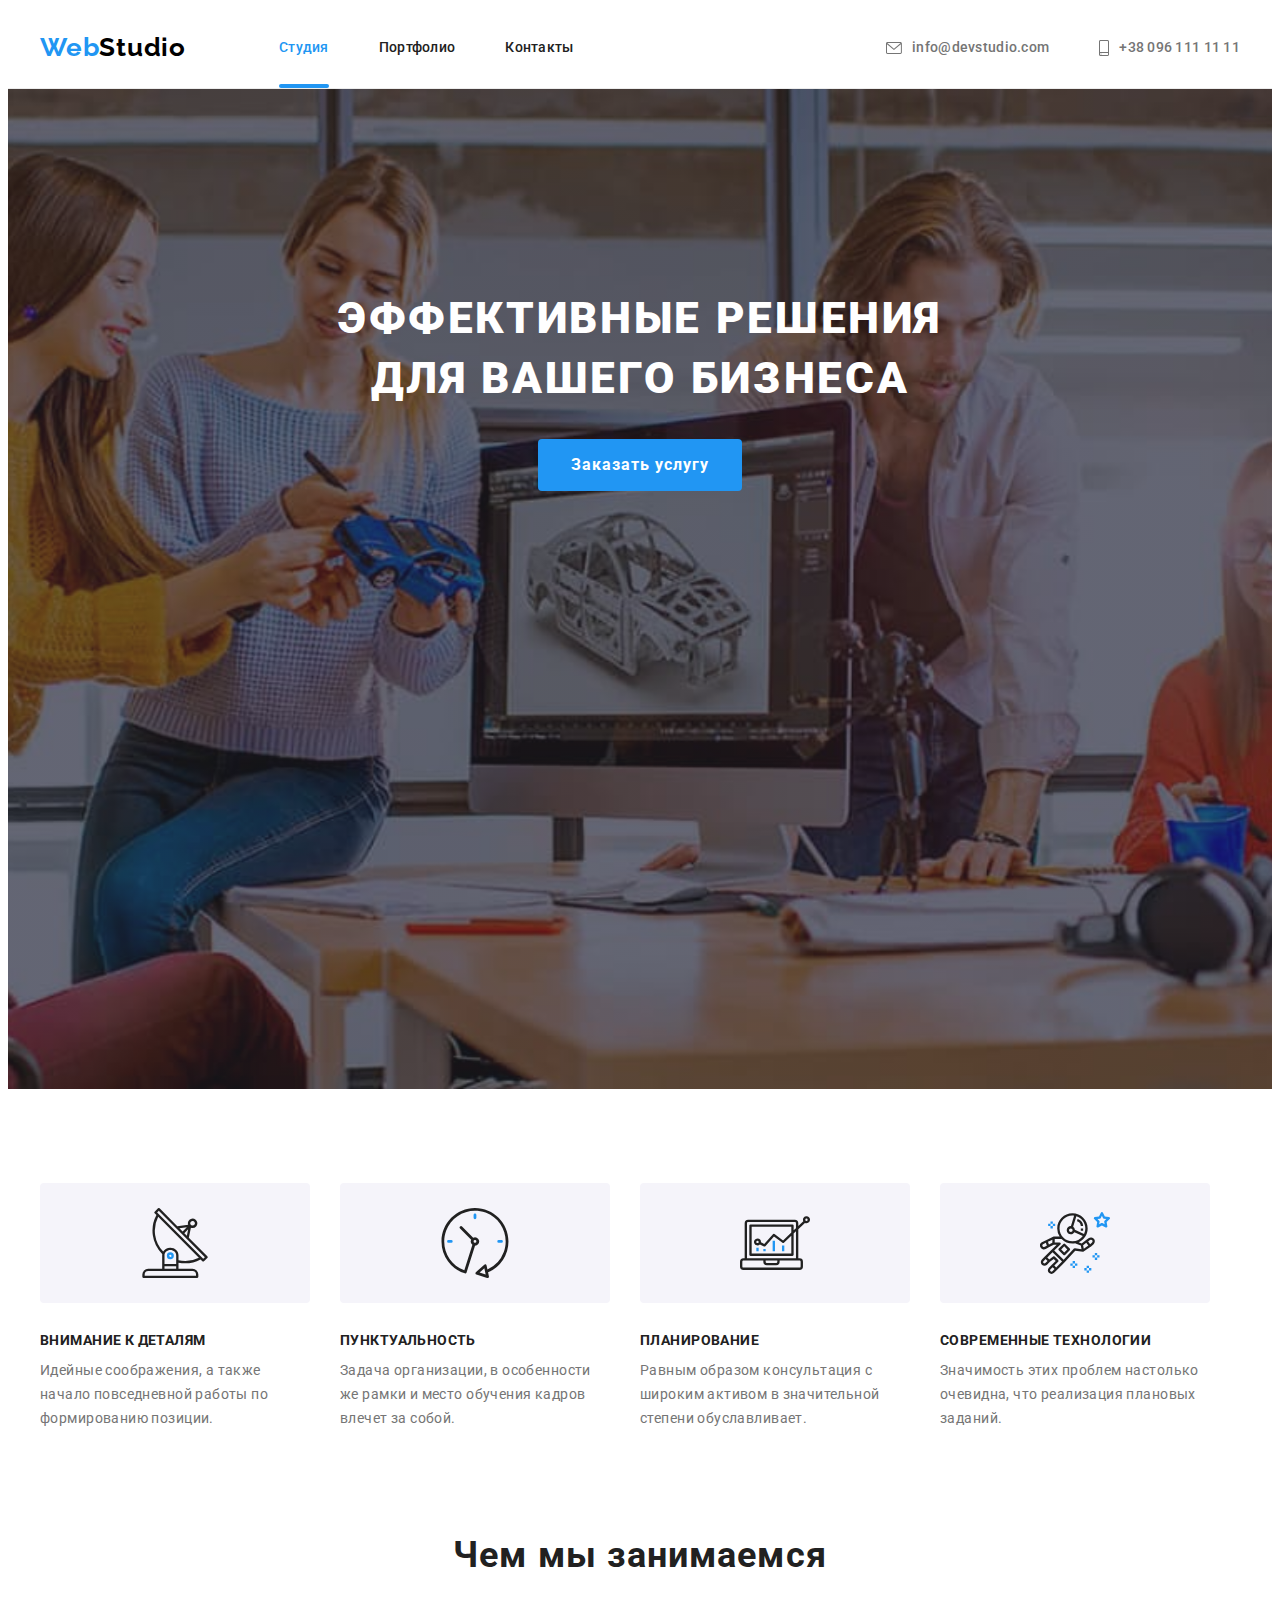
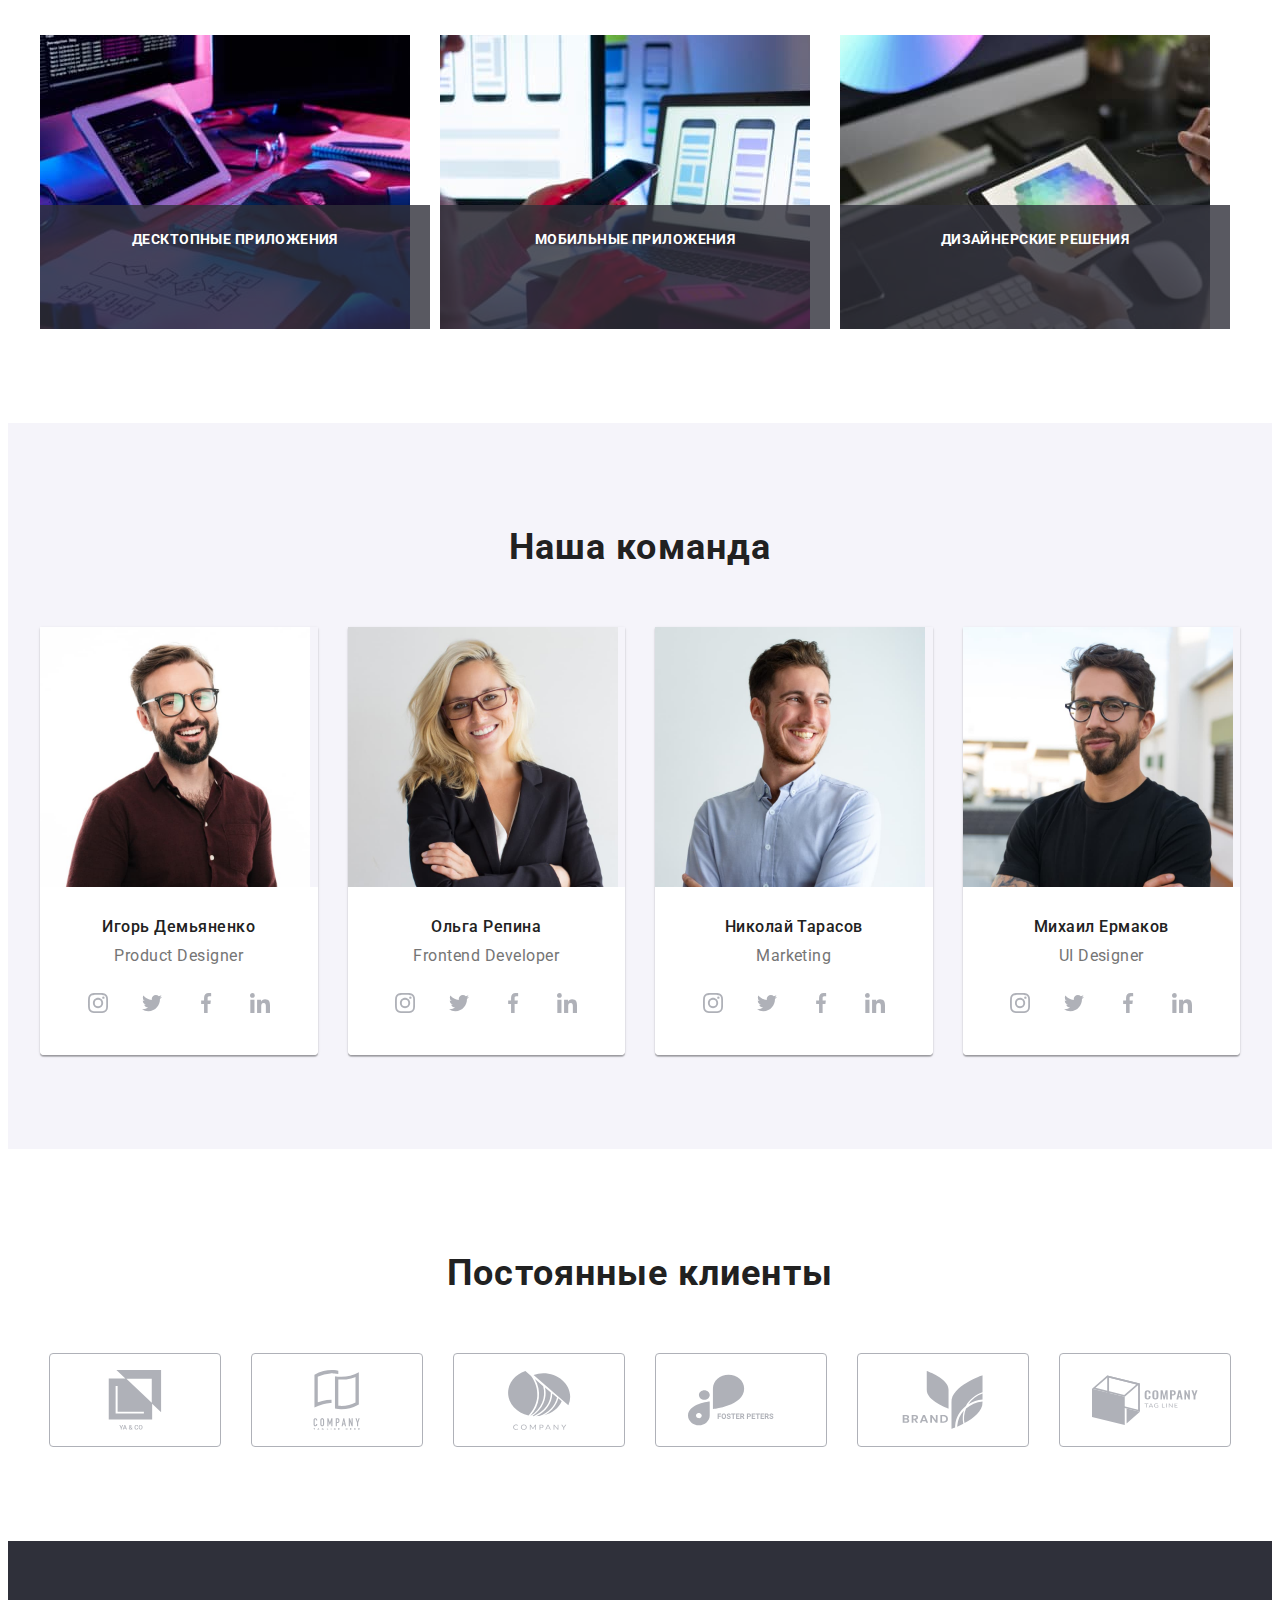
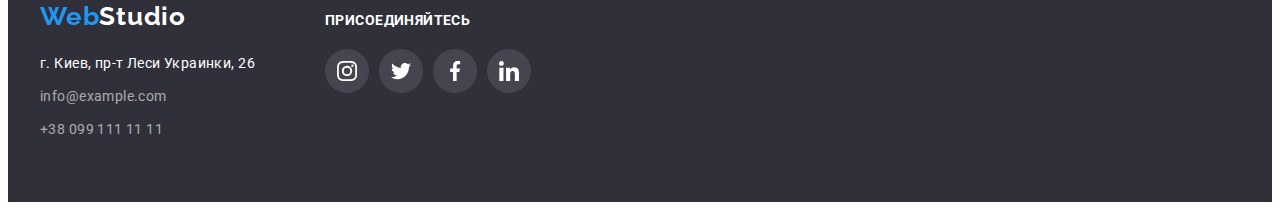
<file: index.html>
<!DOCTYPE html>

<html lang="ru">
    <head> 
        <meta charset="UTF-8"/>
        <meta http-equiv="X-UA-Compatible" content="IE=edge" />
        <meta name="viewport" content="width=device-width, initial-scale=1.0" />
        <title>Студия</title>
        <link rel="stylesheet" href="https://cdnjs.cloudflare.com/ajax/libs/modern-normalize/1.1.0/modern-normalize.min.css"
            integrity="sha512-wpPYUAdjBVSE4KJnH1VR1HeZfpl1ub8YT/NKx4PuQ5NmX2tKuGu6U/JRp5y+Y8XG2tV+wKQpNHVUX03MfMFn9Q=="
            crossorigin="anonymous" referrerpolicy="no-referrer" />

        <link rel="preconnect" href="https://fonts.googleapis.com"/>
        <link rel="preconnect" href="https://fonts.gstatic.com" crossorigin/>
        <link href="https://fonts.googleapis.com/css2?family=Raleway:wght@700&family=Roboto:wght@400;500;700;900&display=swap"
            rel="stylesheet"/>

        <link rel="stylesheet" href="./css/styles.css"/>
    </head>
   <body>
       <!--HEADER-->
       <header class="page-header">
        <div class="container header-container">
            <nav class="site-nav">
                <a class="header-logo link" href="./index.html"><span class="accent">Web</span>Studio</a>
                <ul class="nav-list list">
                    <li class="nav-list-item">
                        <a class="nav-list-link link current" href="./index.html">Студия</a>
                    </li>
                    <li class="nav-list-item">
                        <a class="nav-list-link link" href="./portfolio.html">Портфолио</a>
                    </li>
                    <li class="nav-list-item">
                        <a class="nav-list-link link" href="">Контакты</a>
                    </li>
                </ul>
            </nav>
            <ul class="contacts-list list">
                <li class="contacts-list-item">
                    <a class="email link email-link" href="mailto:info@devstudio.com">
                        <svg class="email-img" width="16" height="12">
                        <use href="./images/icons.svg#envelope"></use></svg> 
                    info@devstudio.com</a>
                </li>
                <li class="contacts-list-item">
                    <a class="phone-number link phone-number-link" href="tel:+380961111111">
                        <svg class="phone-number-img" width="10" height="16">
                        <use href="./images/icons.svg#smartphone"></use></svg>
                    +38 096 111 11 11</a>
                </li>
            </ul>
        </div>
	   </header>
       <main>
           <!--HERO-->
           <section class="hero overlay">
               <div class="container">
                <h1 class="main-title">Эффективные решения для вашего бизнеса</h1>
                <button class="modal-btn" type="button" data-modal-open >Заказать услугу</button>
               </div>
           </section>
           <!--ADVANTAGES-->
           <section class="advantages section">
               <div class="container">
                <h2 class="visually-hidden">Особенности</h2>
                <ul class="advantages-list list">
                    <li class="advantages-list-item">
                        <div class="advantages-list-div">
                            <svg class="advantages-list-img" width="70" height="70">
                                <use href="./images/icons.svg#antenna"></use></svg>
                        </div>
                        <h3 class="advantages-list-title"> Внимание к деталям</h3>
                        <p class="advantages-list-description">Идейные соображения, а также начало повседневной работы по формированию
                            позиции.</p>
                    </li>
                    <li class="advantages-list-item">
                        <div class="advantages-list-div">
                            <svg class="advantages-list-img" width="70" height="70">
                                <use href="./images/icons.svg#clock"></use>
                            </svg>
                        </div>
                        <h3 class="advantages-list-title">Пунктуальность</h3>
                        <p class="advantages-list-description">Задача организации, в особенности же рамки и место обучения кадров влечет
                            за собой.</p>
                    </li>
                    <li class="advantages-list-item">
                        <div class="advantages-list-div">
                            <svg class="advantages-list-img" width="70" height="70">
                                <use href="./images/icons.svg#diagram"></use>
                            </svg>
                        </div>
                        <h3 class="advantages-list-title">Планирование</h3>
                        <p class="advantages-list-description">Равным образом консультация с широким активом в значительной степени
                            обуславливает.</p>
                    </li>
                    <li class="advantages-list-item">
                        <div class="advantages-list-div">
                            <svg class="advantages-list-img" width="70" height="70">
                                <use href="./images/icons.svg#astronaut"></use>
                            </svg>
                        </div>
                        <h3 class="advantages-list-title">Современные технологии</h3>
                        <p class="advantages-list-description">Значимость этих проблем настолько очевидна, что реализация плановых
                            заданий.</p>
                    </li>
                </ul>
               </div>      
           </section>
           <!--SERVICES-->
           <section class="services section">
               <div class="container">
                <h2 class="title">Чем мы занимаемся</h2>
                <ul class="services-list list">
                    <li class="services-list-item">
                        <div class="services-list-description">
                            <img class="services-list-img" src="./images/services/services-img-1.jpg" alt="печатает на клавиатуре"
                            width="370" height="294"/>
                            <h3 class="services-list-title">Десктопные приложения</h3>
                        </div>
                    </li>
                    <li class="services-list-item">
                        <div class="services-list-description">
                            <img class="services-list-img" src="./images/services/services-img-2.jpg" alt="держит мобильный" width="370"
                            height="294" />
                            <h3 class="services-list-title">Мобильные приложения</h3>
                        </div>
                    </li>
                    <li class="services-list-item">
                        <div class="services-list-description">
                            <img class="services-list-img" src="./images/services/services-img-3.jpg" alt="рисует на планшете" width="370"
                            height="294" />
                            <h3 class="services-list-title">Дизайнерские решения</h3>
                        </div>
                    </li>
                </ul>
               </div>
           </section>
           <!--OUR TEAM-->
           <section class="employees-section section">
               <div class="container">
                <h2 class="title">Наша команда</h2>
                <ul class="employees list">
                    <li class="employees-card">
                        <img class="employees-photo" src="./images/our-team/1-igor.jpg" alt="мужчина в очках улыбается" width="270"
                            height="260" />
                        <div class="employees-description">
                        <h3 class="employees-name">Игорь Демьяненко</h3>
                        <p class="employees-position" lang="en">Product Designer</p>
                        <ul class="social-list list">
                            <li class="social-list-item">
                                <a href="" class="social-list-link">
                                    <svg class="social-list-icon" width="20" height="20">
                                        <use href="./images/icons.svg#instagram"></use>
                                    </svg>
                                </a>
                            </li>
                            <li class="social-list-item">
                                <a href="" class="social-list-link">
                                    <svg class="social-list-icon" width="20" height="20">
                                        <use href="./images/icons.svg#twitter"></use>
                                    </svg>
                                </a>
                            </li>
                            <li class="social-list-item">
                                <a href="" class="social-list-link">
                                    <svg class="social-list-icon" width="20" height="20">
                                        <use href="./images/icons.svg#facebook"></use>
                                    </svg>
                                </a>
                            </li>
                            <li class="social-list-item">
                                <a href="" class="social-list-link">
                                    <svg class="social-list-icon" width="20" height="20">
                                        <use href="./images/icons.svg#linkedin"></use>
                                    </svg>
                                </a>
                            </li>
                        </ul>
                        </div>
                    </li>
                    <li class="employees-card">
                        <img class="employees-photo" src="./images/our-team/2-olga.jpg" alt="девушка в очках улыбается" width="270"
                            height="260" />
                        <div class="employees-description">
                        <h3 class="employees-name">Ольга Репина</h3>
                        <p class="employees-position" lang="en">Frontend Developer</p>
                        <ul class="social-list list">
                            <li class="social-list-item">
                                <a href="" class="social-list-link">
                                    <svg class="social-list-icon" width="20" height="20">
                                        <use href="./images/icons.svg#instagram"></use>
                                    </svg>
                                </a>
                            </li>
                            <li class="social-list-item">
                                <a href="" class="social-list-link">
                                    <svg class="social-list-icon" width="20" height="20">
                                        <use href="./images/icons.svg#twitter"></use>
                                    </svg>
                                </a>
                            </li>
                            <li class="social-list-item">
                                <a href="" class="social-list-link">
                                    <svg class="social-list-icon" width="20" height="20">
                                        <use href="./images/icons.svg#facebook"></use>
                                    </svg>
                                </a>
                            </li>
                            <li class="social-list-item">
                                <a href="" class="social-list-link">
                                    <svg class="social-list-icon" width="20" height="20">
                                        <use href="./images/icons.svg#linkedin"></use>
                                    </svg>
                                </a>
                            </li>
                        </ul>
                        </div>
                    </li>
                    <li class="employees-card">
                        <img class="employees-photo" src="./images/our-team/3-nikolay.jpg" alt="мужчина улыбается" width="270"
                            height="260" />
                        <div class="employees-description">
                        <h3 class="employees-name">Николай Тарасов</h3>
                        <p class="employees-position" lang="en">Marketing</p>
                                                <ul class="social-list list">
                            <li class="social-list-item">
                                <a href="" class="social-list-link">
                                    <svg class="social-list-icon" width="20" height="20">
                                        <use href="./images/icons.svg#instagram"></use>
                                    </svg>
                                </a>
                            </li>
                            <li class="social-list-item">
                                <a href="" class="social-list-link">
                                    <svg class="social-list-icon" width="20" height="20">
                                        <use href="./images/icons.svg#twitter"></use>
                                    </svg>
                                </a>
                            </li>
                            <li class="social-list-item">
                                <a href="" class="social-list-link">
                                    <svg class="social-list-icon" width="20" height="20">
                                        <use href="./images/icons.svg#facebook"></use>
                                    </svg>
                                </a>
                            </li>
                            <li class="social-list-item">
                                <a href="" class="social-list-link">
                                    <svg class="social-list-icon" width="20" height="20">
                                        <use href="./images/icons.svg#linkedin"></use>
                                    </svg>
                                </a>
                            </li>
                        </ul>
                        </div>
                    </li>
                    <li class="employees-card">
                        <img class="employees-photo" src="./images/our-team/4-mikhail.jpg" alt="мужчина в очках улыбается" width="270"
                            height="260" />
                        <div class="employees-description">
                        <h3 class="employees-name">Михаил Ермаков</h3>
                        <p class="employees-position" lang="en">UI Designer</p>
                        <ul class="social-list list">
                            <li class="social-list-item">
                                <a href="" class="social-list-link">
                                    <svg class="social-list-icon" width="20" height="20">
                                        <use href="./images/icons.svg#instagram"></use>
                                    </svg>
                                </a>
                            </li>
                            <li class="social-list-item">
                                <a href="" class="social-list-link">
                                    <svg class="social-list-icon" width="20" height="20">
                                        <use href="./images/icons.svg#twitter"></use>
                                    </svg>
                                </a>
                            </li>
                            <li class="social-list-item">
                                <a href="" class="social-list-link">
                                    <svg class="social-list-icon" width="20" height="20">
                                        <use href="./images/icons.svg#facebook"></use>
                                    </svg>
                                </a>
                            </li>
                            <li class="social-list-item">
                                <a href="" class="social-list-link">
                                    <svg class="social-list-icon" width="20" height="20">
                                        <use href="./images/icons.svg#linkedin"></use>
                                    </svg>
                                </a>
                            </li>
                        </ul>
                        </div>
                    </li>
                </ul>
               </div>
           </section>
           <!--OUR CLIENTS-->
           <section class="clients section">
               <div class="container">
                <h2 class="title">Постоянные клиенты</h2>
                <ul class="clients-list list">
                    <li class="clients-list-item">
                        <a href="" class="clients-list-link"><svg class="clients-list-img" width="106" height="60">
                            <use href="./images/icons.svg#client-1"></use>
                        </svg>
                        </a>
                    </li>
                    <li class="clients-list-item">
                        <a href="" class="clients-list-link"><svg class="clients-list-img" width="106" height="60">
                            <use href="./images/icons.svg#client-2"></use>
                        </svg>
                        </a>
                    </li>
                    <li class="clients-list-item">
                        <a href="" class="clients-list-link"><svg class="clients-list-img" width="106" height="60">
                            <use href="./images/icons.svg#client-3"></use>
                        </svg>
                        </a>
                    </li>
                    <li class="clients-list-item">
                        <a href="" class="clients-list-link"><svg class="clients-list-img" width="106" height="60">
                            <use href="./images/icons.svg#client-4"></use>
                        </svg>
                        </a>
                    </li>
                    <li class="clients-list-item">
                        <a href="" class="clients-list-link"><svg class="clients-list-img" width="106" height="60">
                            <use href="./images/icons.svg#client-5"></use>
                        </svg>
                        </a>
                    </li>
                    <li class="clients-list-item">
                       <a href="" class="clients-list-link"> <svg class="clients-list-img" width="106" height="60">
                            <use href="./images/icons.svg#client-6"></use>
                        </svg>
                        </a>
                    </li>
                </ul>
               </div>
           </section>
       </main>
       <footer class="footer">
           <div class="container footer-container">
               <div class="footer-container-left">
                <a class="footer-logo link" href="./index.html"><span class="accent">Web</span>Studio</a>
                <address>
                    <ul class="footer-contacts-list list">
                        <li class="footer-contacts-list-item">
                            <a class="address-link link" href="https://goo.gl/maps/RTk6qTBhX3mVBBe47" target="_blank"
                                rel="noopener noreferrer">г. Киев, пр-т
                                Леси Украинки, 26</a>
                        </li>
                        <li class="footer-contacts-list-item">
                            <a class="contacts-list-link link" href="mailto:info@example.com">info@example.com</a>
                        </li>
                        <li class="footer-contacts-list-item">
                            <a class="contacts-list-link link" href="tel:+380991111111">+38 099 111 11 11</a>
                        </li>
                    </ul>
                </address>
               </div>
               <div class="footer-container-right">
                <p class="action-text">ПРИСОЕДИНЯЙТЕСЬ</p>
                        <ul class="footer-social-list list">
                            <li class="footer-social-list-item">
                                <a href="" class="footer-social-list-link">
                                    <svg class="footer-social-list-icon" width="20" height="20">
                                        <use href="./images/icons.svg#instagram"></use>
                                    </svg>
                                </a>
                            </li>
                            <li class="footer-social-list-item">
                                <a href="" class="footer-social-list-link">
                                    <svg class="footer-social-list-icon" width="20" height="20">
                                        <use href="./images/icons.svg#twitter"></use>
                                    </svg>
                                </a>
                            </li>
                            <li class="footer-social-list-item">
                                <a href="" class="footer-social-list-link">
                                    <svg class="footer-social-list-icon" width="20" height="20">
                                        <use href="./images/icons.svg#facebook"></use>
                                    </svg>
                                </a>
                            </li>
                            <li class="footer-social-list-item">
                                <a href="" class="footer-social-list-link">
                                    <svg class="footer-social-list-icon" width="20" height="20">
                                        <use href="./images/icons.svg#linkedin"></use>
                                    </svg>
                                </a>
                            </li>
                        </ul>               
                </div>

           </div>
	   </footer>
        <div class="backdrop is-hidden" data-modal>
            <div class="modal">
                <button type="button" class="modal-close-btn" data-modal-close>
                    <svg class="modal-close-btn-icon" width="18" height="18">
                        <use href="./images/icons.svg#icon-close"></use>
                    </svg>
                </button>
            </div>
        </div>
        
        <script src="./js/modal.js"></script>
   </body>
</html>
</file>
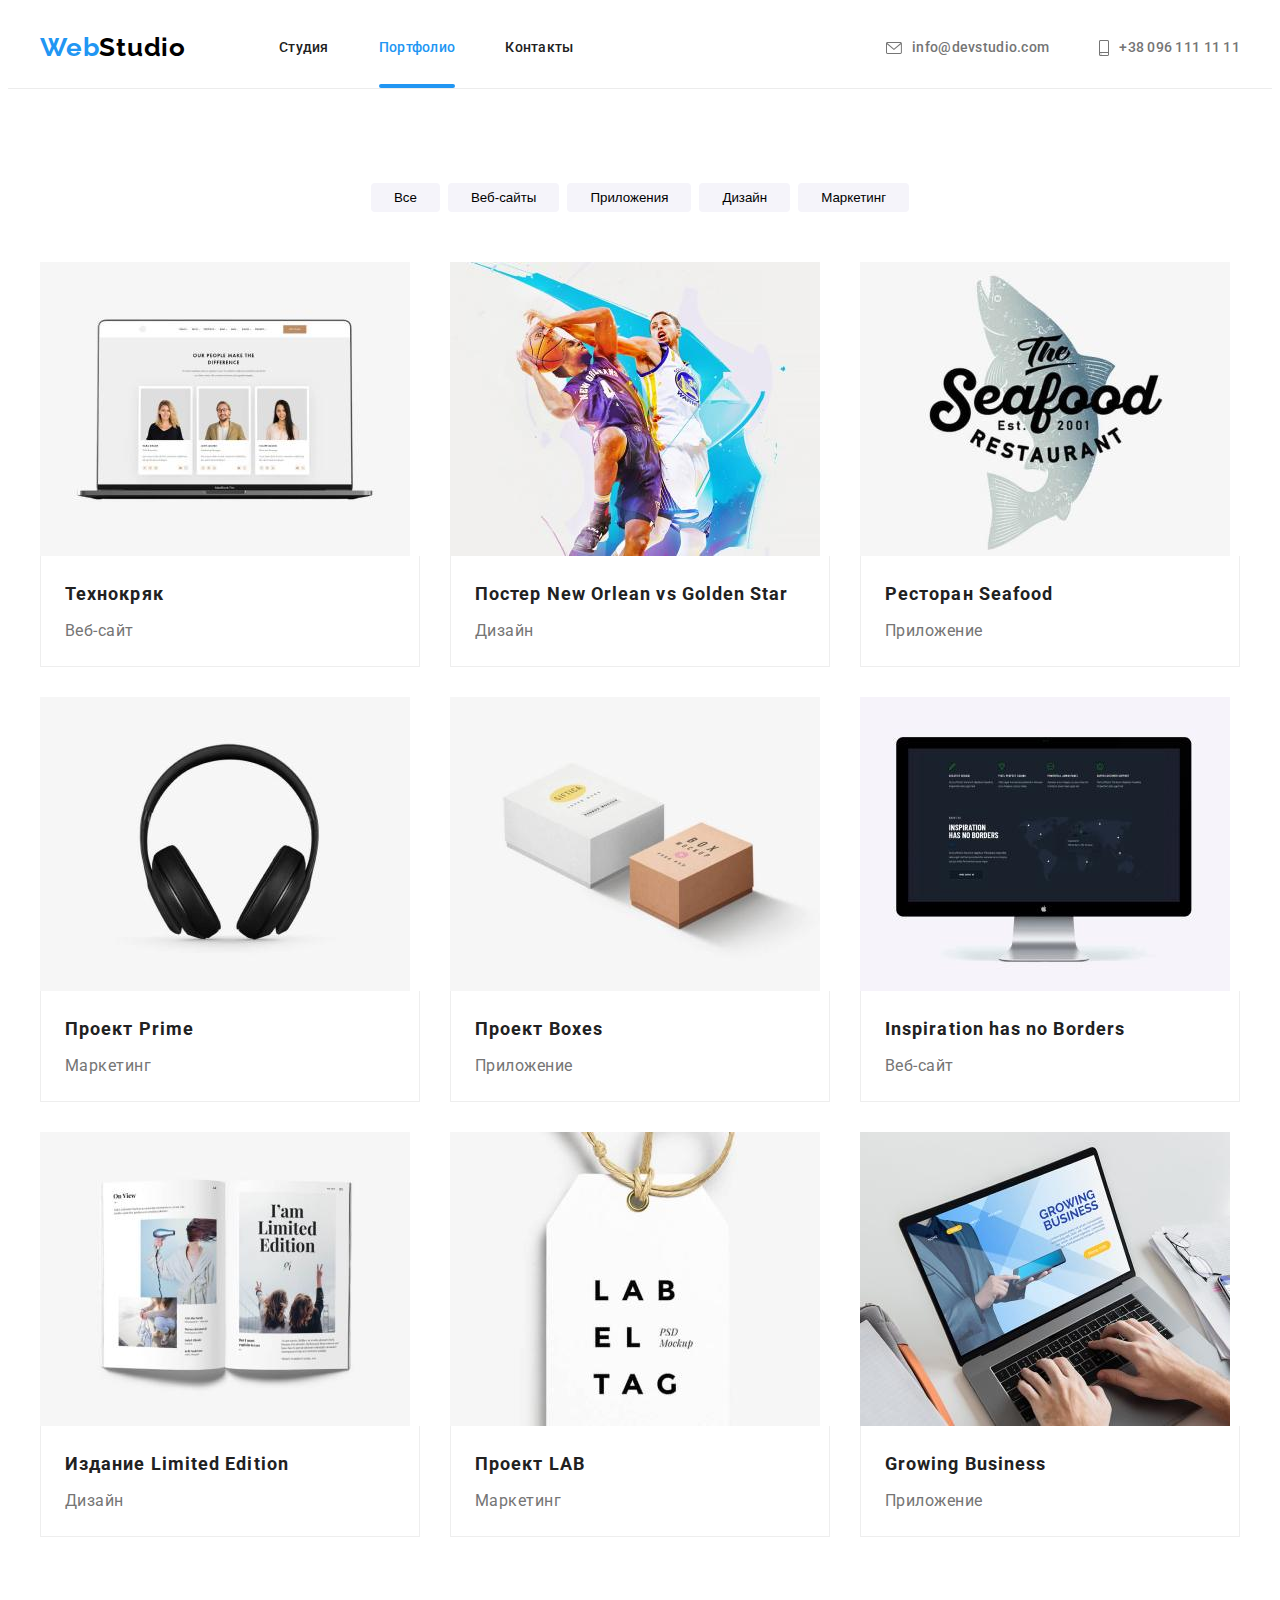
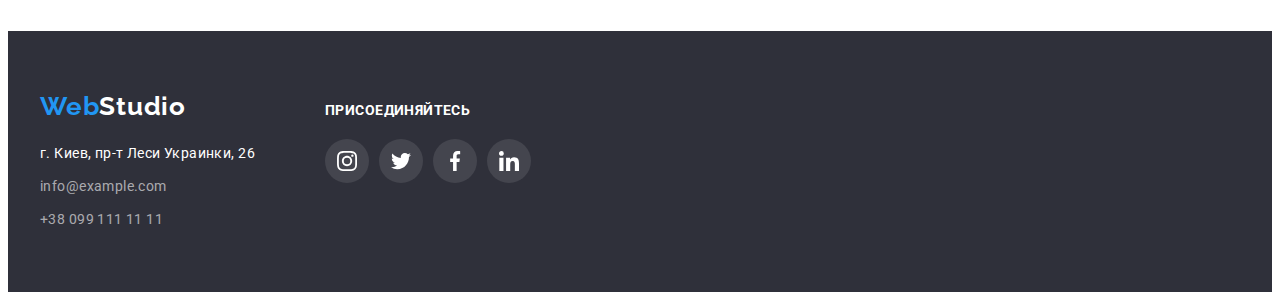
<file: portfolio.html>
<!DOCTYPE html>
<html lang="ru">
	<head>
		<meta charset="UTF-8" />
		<meta http-equiv="X-UA-Compatible" content="IE=edge" />
		<meta name="viewport" content="width=device-width, initial-scale=1.0" />
		<title>Студия</title>

		<link rel="stylesheet" href="https://cdnjs.cloudflare.com/ajax/libs/modern-normalize/1.1.0/modern-normalize.min.css"
			integrity="sha512-wpPYUAdjBVSE4KJnH1VR1HeZfpl1ub8YT/NKx4PuQ5NmX2tKuGu6U/JRp5y+Y8XG2tV+wKQpNHVUX03MfMFn9Q=="
			crossorigin="anonymous" referrerpolicy="no-referrer" />

		<link rel="preconnect" href="https://fonts.googleapis.com">
		<link rel="preconnect" href="https://fonts.gstatic.com" crossorigin>
		<link
			href="https://fonts.googleapis.com/css2?family=Raleway:wght@700&family=Roboto:wght@400;500;700;900&display=swap"
			rel="stylesheet">

		<link rel="stylesheet" href="./css/styles.css">
	</head>
<body>
	<!--HEADER-->
	<header class="page-header">
		<div class="container header-container">
			<nav class="site-nav">
				<a class="header-logo link" href="./index.html"><span class="accent">Web</span>Studio</a>
				<ul class="nav-list list">
					<li class="nav-list-item">
						<a class="nav-list-link link" href="./index.html">Студия</a>
					</li>
					<li class="nav-list-item">
						<a class="nav-list-link link current" href="./portfolio.html">Портфолио</a>
					</li>
					<li class="nav-list-item">
						<a class="nav-list-link link" href="">Контакты</a>
					</li>
				</ul>
			</nav>
			<ul class="contacts-list list">
				<li class="contacts-list-item">
					<a class="email link email-link" href="mailto:info@devstudio.com">
						<svg class="email-img" width="16" height="12">
							<use href="./images/icons.svg#envelope"></use>
						</svg>
						info@devstudio.com</a>
				</li>
				<li class="contacts-list-item">
					<a class="phone-number link phone-number-link" href="tel:+380961111111">
						<svg class="phone-number-img" width="10" height="16">
							<use href="./images/icons.svg#smartphone"></use>
						</svg>
						+38 096 111 11 11</a>
				</li>
			</ul>
		</div>
	</header>
	<main>
		<!--OUR-WORKS-->
		<section class="our-works section">
			<div class="container">
				<h1 class="visually-hidden">Наши работы</h1>
				<ul class="works-types-list list">
					<li class="works-types-item"><button class="works-types-btn" type="button">Все</button></li>
					<li class="works-types-item"><button class="works-types-btn" type="button">Веб-сайты</button></li>
					<li class="works-types-item"><button class="works-types-btn" type="button">Приложения</button></li>
					<li class="works-types-item"><button class="works-types-btn" type="button">Дизайн</button></li>
					<li class="works-types-item"><button class="works-types-btn" type="button">Маркетинг</button></li>
				</ul>
				<ul class="works-list list">
					<li class="works-list-item">
						<a class="works-list-link link" href="">
							<div class="works-list-wrapper">
								<img class="works-list-img" src="./images/portfolio/portfolio-img-1.jpg" alt="фото людей на экране ноутбука"
								width="370" height="294" />
								<div class="works-list-overlay">
								<p class="works-list-text">Ресурс предлагает комплексные предложения с разным уровнем функционала и сервисов. Все это позволит посетителю получить
								исчерпывающие сведения о компании или частном лице.</p>
								</div>
							</div>
							<div class="works-list-desciption">
								<h2 class="works-list-title"> Технокряк</h2>
								<p class="works-list-type">Веб-сайт</p>
							</div>
						</a>
					</li>
					<li class="works-list-item">
						<a class="works-list-link link" href="">
							<img class="works-list-img" src="./images/portfolio/portfolio-img-2.jpg" alt="баскетболисты играют"
								width="370" height="294" />
							<div class="works-list-desciption">
								<h2 class="works-list-title">Постер<span lang="en"> New Orlean vs Golden Star</span></h2>
								<p class="works-list-type">Дизайн</p>
							</div>
						</a>
					</li>
					<li class="works-list-item">
						<a class="works-list-link link" href="">
							<img class="works-list-img" src="./images/portfolio/portfolio-img-3.jpg" alt="рыба и надпись" width="370"
								height="294" />
							<div class="works-list-desciption">
								<h2 class="works-list-title">Ресторан<span lang="en"> Seafood</span></h2>
								<p class="works-list-type">Приложение</p>
							</div>
						</a>
					</li>
					<li class="works-list-item">
						<a class="works-list-link link" href="">
							<img class="works-list-img" src="./images/portfolio/portfolio-img-4.jpg" alt="наушники" width="370"
								height="294" />
							<div class="works-list-desciption">
								<h2 class="works-list-title">Проект<span lang="en"> Prime</span></h2>
								<p class="works-list-type">Маркетинг</p>
							</div>
						</a>
					<li class="works-list-item">
						<a class="works-list-link link" href="">
							<img class="works-list-img" src="./images/portfolio/portfolio-img-5.jpg" alt="две коробки" width="370"
								height="294" />
							<div class="works-list-desciption">
								<h2 class="works-list-title">Проект<span lang="en"> Boxes</span></h2>
								<p class="works-list-type">Приложение</p>
							</div>
						</a>
					</li>
					<li class="works-list-item">
						<a class="works-list-link link" href="">
							<img class="works-list-img" src="./images/portfolio/portfolio-img-6.jpg" alt="экран компьютера" width="370"
								height="294" />
							<div class="works-list-desciption">
								<h2 class="works-list-title" lang="en">Inspiration has no Borders</h2>
								<p class="works-list-type">Веб-сайт</p>
							</div>
						</a>
					</li>
					<li class="works-list-item">
						<a class="works-list-link link" href="">
							<img class="works-list-img" src="./images/portfolio/portfolio-img-7.jpg" alt="разворот журнала" width="370"
								height="294" />
							<div class="works-list-desciption">
								<h2 class="works-list-title">Издание<span lang="en"> Limited Edition</span></h2>
								<p class="works-list-type">Дизайн</p>
							</div>
						</a>
					</li>
					<li class="works-list-item">
						<a class="works-list-link link" href="">
							<img class="works-list-img" src="./images/portfolio/portfolio-img-8.jpg" alt="бирка" width="370"
								height="294" />
							<div class="works-list-desciption">
								<h2 class="works-list-title">Проект<span lang="en"> LAB</span></h2>
								<p class="works-list-type">Маркетинг</p>
							</div>
						</a>
					</li>
					<li class="works-list-item">
						<a class="works-list-link link" href="">
							<img class="works-list-img" src="./images/portfolio/portfolio-img-9.jpg" alt="печатает на ноутбуке"
								width="370" height="294" />
							<div class="works-list-desciption">
								<h2 class="works-list-title" lang="en">Growing Business</h2>
								<p class="works-list-type">Приложение</p>
							</div>
						</a>
					</li>
				</ul>
			</div>
		</section>
	</main>
	<footer class="footer">
		<div class="container footer-container">
			<div class="footer-container-left">
				<a class="footer-logo link" href="./index.html"><span class="accent">Web</span>Studio</a>
				<address>
					<ul class="footer-contacts-list list">
						<li class="footer-contacts-list-item">
							<a class="address-link link" href="https://goo.gl/maps/RTk6qTBhX3mVBBe47" target="_blank"
								rel="noopener noreferrer">г. Киев, пр-т
								Леси Украинки, 26</a>
						</li>
						<li class="footer-contacts-list-item">
							<a class="contacts-list-link link" href="mailto:info@example.com">info@example.com</a>
						</li>
						<li class="footer-contacts-list-item">
							<a class="contacts-list-link link" href="tel:+380991111111">+38 099 111 11 11</a>
						</li>
					</ul>
				</address>
			</div>
			<div class="footer-container-right">
				<p class="action-text">ПРИСОЕДИНЯЙТЕСЬ</p>
				<ul class="footer-social-list list">
					<li class="footer-social-list-item">
						<a href="" class="footer-social-list-link">
							<svg class="footer-social-list-icon" width="20" height="20">
								<use href="./images/icons.svg#instagram"></use>
							</svg>
						</a>
					</li>
					<li class="footer-social-list-item">
						<a href="" class="footer-social-list-link">
							<svg class="footer-social-list-icon" width="20" height="20">
								<use href="./images/icons.svg#twitter"></use>
							</svg>
						</a>
					</li>
					<li class="footer-social-list-item">
						<a href="" class="footer-social-list-link">
							<svg class="footer-social-list-icon" width="20" height="20">
								<use href="./images/icons.svg#facebook"></use>
							</svg>
						</a>
					</li>
					<li class="footer-social-list-item">
						<a href="" class="footer-social-list-link">
							<svg class="footer-social-list-icon" width="20" height="20">
								<use href="./images/icons.svg#linkedin"></use>
							</svg>
						</a>
					</li>
				</ul>
			</div>
	
		</div>
	</footer>
</body>
</html>
</file>
<file: css/styles.css>
:root {
	--primary-font-family: 'Roboto', Verdana, Tahoma,sans-serif;
	--secondary-font-family: 'Raleway', Verdana, Tahoma, sans-serif;
	--primary-text-color: #757575;
	--secondary-text-color: #212121;
	--primary-white-color: #FFFFFF;
	--accent-color: #2196F3;
	--icon-color: #AFB1B8;
	--secondary-background-color: #F5F4FA;
	
}

h1,
h2,
h3,
h4,
h5,
h6,
p {
	margin-top: 0;
	margin-bottom: 0;
}

ul {
	margin-top: 0;
	margin-bottom: 0;
	padding-left: 0;
}

img {
	display: block;
}

.link {
	text-decoration: none;
}

.list {
	list-style: none;
}

body {
	font-family: var(--primary-font-family);
	color: var(--primary-text-color);
}

.container {
	width: 1200px;
	padding-left: 15px;
	padding-right: 15px;
	margin-left: auto;
	margin-right: auto;
	/* outline: 2px solid teal; */
	}

.section {
	padding-top: 94px;
	padding-bottom: 94px;
	/* outline: 2px solid tomato; */
}

/* =============== COMPONENTS =============== */

.title {
	margin-bottom: 50px;

	font-weight: 700;
	font-size: 36px;
	line-height: 1.67;
	text-align: center;		
	letter-spacing: 0.03em;
	color: var(--secondary-text-color);
}


/* =============== HEADER =============== */
.page-header {
		border-bottom-width: 1px;
		border-bottom-style: solid;
		border-bottom-color:#ECECEC;
		'/* outline: 2px solid tomato; */'
}

.header-container {
		display: flex;
		align-items: center;
}

.site-nav {
		display: flex;
		align-items: center;
	}

.nav-list-link{
	display: block;
	padding-top: 32px;
	padding-bottom: 32px;
}

.header-logo {
	padding-top: 24px;
	padding-bottom: 25px;
	margin-right: 93px;
	font-family: var(--secondary-font-family);
	font-weight: 700;
	font-size: 26px;
	line-height: 1.19;
	letter-spacing: 0.03em;
	color: #000000;
}

.nav-list {
	display: flex;
	align-items: center;
}

.nav-list-item:not(:last-child) {
	margin-right: 50px;
}

.contacts-list {
	display: flex;
	align-items: center;
	margin-left: auto;
}

.accent {
	color: var(--accent-color)
}

.nav-list-link {
	position: relative;

	font-weight: 500;
	font-size: 14px;
	line-height: 1.14;
	letter-spacing: 0.02em;
	color: var(--secondary-text-color);
	transition: color 250ms cubic-bezier(0.4, 0, 0.2, 1);
}
.nav-list-link:hover, 
.nav-list-link:focus {
	color: var(--accent-color);
}

.nav-list-link.current::after{
	content: "";

	position: absolute;
	left: 0;
	bottom: 0;
	display: block;
	width: 100%;
	height: 4px;
		
	background: var(--accent-color);
	border-radius: 2px;
}

.current{
	color: var(--accent-color);
}

.contacts-list-item:not(:last-child){
	margin-right: 50px;
	margin-left: auto;
}

.email {
	font-weight: 500;
	font-size: 14px;
	line-height: 1.14;
	letter-spacing: 0.02em;
	color: inherit;
	transition: color 250ms cubic-bezier(0.4, 0, 0.2, 1);
}

.email:hover,
.email:focus {
	color: var(--accent-color);
}

.email-link {
	display: flex;
	align-items: center;
}

.email-img {
	margin-right: 10px;
	fill: var(--primary-text-color);
	transition: fill 250ms cubic-bezier(0.4, 0, 0.2, 1);
}

.email:hover .email-img, 
.email:focus .email-img{
	fill: var(--accent-color);
	}

.phone-number {
	font-weight: 500;
	font-size: 14px;
	line-height: 1.14;
	letter-spacing: 0.02em;
	color: inherit;
	transition: color 250ms cubic-bezier(0.4, 0, 0.2, 1);
}

.phone-number:hover,
.phone-number:focus {
	color: var(--accent-color);
}

.phone-number-link{
	display: flex;
	align-items: center;
}

.phone-number-img {
	margin-right: 10px;
	fill: var(--primary-text-color);
	transition: fill 250ms cubic-bezier(0.4, 0, 0.2, 1);
}

.phone-number:hover .phone-number-img,
.phone-number:focus .phone-number-img {
	fill: var(--accent-color);
}

/* =============== /HEADER =============== */

/* =============== HERO =============== */
.hero{	
	padding-top: 200px;
	padding-bottom: 200px;
	margin-left: auto;
	margin-right: auto;

	/* background-color: #2F303A; */
	text-align: center;
}

.overlay{
		min-height: 600px;
		max-width: 1600px;
		margin-left: auto;
		margin-right: auto;
		background-image: linear-gradient(rgba(47, 48, 58, 0.4), rgba(47, 48, 58, 0.4)),
		url(../images/hero/hero-bg.jpg);
		background-size: cover;
		background-repeat: no-repeat;
		background-position: center;
		background-color: #C4C4C4;
}

.main-title {
	max-width: 696px;
	margin: 0 auto 30px;

	font-weight: 900;
	font-size: 44px;
	line-height: 1.36;
	letter-spacing: 0.06em;
	text-transform: uppercase;
	color: var(--primary-white-color);
}

.modal-btn {
	border: 1px solid transparent;
	border-radius: 4px;
	padding: 10px 32px;
	min-width: 200px;
	margin-left: auto;
	margin-right: auto;

	font-family: inherit;
	font-weight: 700;
	font-size: 16px;
	line-height: 1.88;
	align-items: center;
	letter-spacing: 0.06em;
	color: var(--primary-white-color);
	background-color: var(--accent-color);
	cursor: pointer;

	transition: background-color 250ms cubic-bezier(0.4, 0, 0.2, 1);
}

.modal-btn:hover,
.modal-btn:focus {
	background-color:#188CE8;
}

/* =============== /HERO =============== */

/* =============== ADVANTAGES =============== */
.visually-hidden {
	position: absolute;
	width: 1px;
	height: 1px;
	margin: -1px;
	border: 0;
	padding: 0;

	white-space: nowrap;
	clip-path: inset(100%);
	clip: rect(0 0 0 0);
	overflow: hidden;
}

.advantages-list {
		display: flex;
		align-items: center;
}

.advantages-list-item{
	max-width: 270px;
}

.advantages-list-item:not(:last-child) {
	margin-right: 30px;
}

.advantages-list-div{
	display: flex;
	justify-content: center;
	align-items: center;
	max-width: 270px;
	height: 120px;
	margin-bottom: 30px;
	border-radius: 4px;
	background: var(--secondary-background-color);
}

/* .advantages-list-img{

} */

.advantages-list-title{
	margin-bottom: 10px;

	font-weight: 700;
	font-size: 14px;
	line-height: 1.14;
	letter-spacing: 0.03em;
	text-transform: uppercase;
	color: var(--secondary-text-color);
}

.advantages-list-description{
	font-size: 14px;
	line-height: 1.71;
	letter-spacing: 0.03em;
}
/* =============== /ADVANTAGES =============== */

/* =============== SERVICES =============== */
.services {
	padding-top: 0;
}

.services-list {
	display: flex;
}

.services-list-description{
	position: relative;
}

.services-list-item:not(:last-child) {
	margin-right: 30px;
}

.services-list-title {
	position: absolute;
	bottom: 0;
	left: 0; 
	width: 370px;
	height: 70px;
	background: rgba(47, 48, 58, 0.8);
	padding: 27px 10px;

	font-family: var(--primary-font-family);
	font-weight: 700;
	font-size: 14px;
	line-height: 1.14;
	text-align: center;
	letter-spacing: 0.03em;
	text-transform: uppercase;
	color: var(--primary-white-color);
}

/* =============== /SERVICES =============== */


/* =============== OUR TEAM=============== */
.employees-section{
	background-color: var(--secondary-background-color);
}

.employees {
	display: flex;
	flex-wrap: wrap;
	margin-left: -30px;
	margin-top: -30px;
}

.employees-card {
	flex-basis: calc((100% - 120px) / 4);
	margin-left: 30px;
	margin-top: 30px;
	border-radius: 0px 0px 4px 4px;

	box-shadow: 
		0px 1px 3px rgba(0, 0, 0, 0.12),
		0px 1px 1px rgba(0, 0, 0, 0.14),
		0px 2px 1px rgba(0, 0, 0, 0.2);
	overflow: hidden;
}

.employees-description {
	padding-top: 30px; 
	padding-bottom: 30px;
	padding-left: 10px;
	padding-right: 10px;
	background-color: var(--primary-white-color);
}

.employees-name{
	margin-bottom: 10px;
	
	font-weight: 500;
	font-size: 16px;
	line-height: 1.19;
	text-align: center;
	letter-spacing: 0.03em;
	color: var(--secondary-text-color);
}

.employees-position{
	margin-bottom: 16px;
	font-size: 16px;
	line-height: 1.19;
	text-align: center;
	letter-spacing: 0.03em;
}
.social-list{
	display: flex;
	justify-content: center;
}

.social-list-item:not(:last-child) {
	margin-right: 10px;
}

.social-list-link {
	display: flex;
	align-items: center;
	justify-content: center;
	width: 44px;
	height: 44px;
	border-radius: 50%;

	transition: background-color 250ms cubic-bezier(0.4, 0, 0.2, 1);
}

.social-list-link:hover,
.social-list-link:focus {
	background-color: var(--accent-color);
}

.social-list-icon {
	fill: var(--icon-color);
	transition: fill 250ms cubic-bezier(0.4, 0, 0.2, 1), stroke 250ms cubic-bezier(0.4, 0, 0.2, 1);
}

.social-list-link:hover .social-list-icon,
.social-list-link:focus .social-list-icon {
	fill: var(--primary-white-color);
	stroke: var(--primary-white-color);
}

/* =============== /OUR TEAM =============== */

/* =============== OUR CLIENTS =============== */
.clients-list{
	display: flex;
	align-items: center;
	justify-content: center;
	/* outline: 2px solid tomato; */
}

.clients-list-item{
	display: flex;
}

.clients-list-item:not(:last-child) {
	margin-right: 30px;
}

.clients-list-link{
	display: flex;
	align-items: center;
	justify-content: center;
	width: 170px;
	height: 92px;
	border: 1px solid;
	border-color: var(--icon-color);
	border-radius: 4px;

	transition: border-color 250ms cubic-bezier(0.4, 0, 0.2, 1);
}

.clients-list-link:hover,
.clients-list-link:focus {
	border-color: var(--accent-color);
} */

.social-list-icon {
	fill: var(--icon-color);
}

.clients-list-img {
	fill: var(--icon-color);
	transition: fill 250ms cubic-bezier(0.4, 0, 0.2, 1);
}

.clients-list-link:hover .clients-list-img,
.clients-list-link:focus .clients-list-img {
	fill: var(--accent-color);
}


/* =============== /OUR CLIENTS =============== */

/* =============== OUR WORKS =============== */
.works-types-list {
	margin-bottom: 50px;
	display: flex;
	justify-content: center;
	align-items: center;
}

.works-types-item{
	font-weight: 500;
	font-size: 16px;
	line-height: 1.62;
	text-align: center;
	letter-spacing: 0.03em;
	color: var(--secondary-text-color);
}

.works-types-item:not(:last-child) {
	margin-right: 8px;
}

.works-types-btn {
	border: 1px solid transparent;
	border-radius: 4px;
	padding: 6px 22px;
	margin-left: auto;
	margin-right: auto;
	background-color: var(--secondary-background-color);
	cursor: pointer;

	transition: color 250ms cubic-bezier(0.4, 0, 0.2, 1), background-color 250ms cubic-bezier(0.4, 0, 0.2, 1), box-shadow 250ms cubic-bezier(0.4, 0, 0.2, 1);
}

.works-types-btn:hover,
.works-types-btn:focus {
	color: var(--primary-white-color);
	background-color: var(--accent-color);
	box-shadow: 0px 3px 1px rgba(0, 0, 0, 0.1), 0px 1px 2px rgba(0, 0, 0, 0.08), 0px 2px 2px rgba(0, 0, 0, 0.12);
}	
.works-list {
	display: flex;
	flex-wrap: wrap;
	margin-left: -30px;
	margin-top: -30px;
}

.works-list-item {
	flex-basis: calc((100% - 90px) / 3);
	margin-left: 30px;
	margin-top: 30px;
}

.works-list-link{
	display: block;
	transition: box-shadow 250ms cubic-bezier(0.4, 0, 0.2, 1);
}

.works-list-link:hover,
.works-list-link:focus{
	box-shadow: 0px 1px 1px rgba(0, 0, 0, 0.12), 0px 4px 4px rgba(0, 0, 0, 0.06), 1px 4px 6px rgba(0, 0, 0, 0.16);

}

.works-list-wrapper{
	position: relative;
	overflow: hidden;
}

.works-list-overlay{
	position: absolute;
	top: 0;
	left: 0;
	width: 100%;
	height: 100%;
	background-color: rgba(33, 150, 243, 0.9);

	transform: translateY(100%);
	transition: transform 250ms cubic-bezier(0.4, 0, 0.2, 1);
}

.works-list-link:hover .works-list-overlay,
.works-list-link:focus .works-list-overlay {
	transform: translate(0);
}

.works-list-text{
	padding: 63px 24px;

	font-family: var(--primary-font-family);
	font-weight: 400;
	font-size: 18px;
	line-height: 1.56;
	letter-spacing: 0.03em;
	color: var(--primary-white-color);
}

.works-list-desciption {
	padding: 20px 24px;
	border-right: 1px solid #EEEEEE;
	border-bottom: 1px solid #EEEEEE;
	border-left: 1px solid #EEEEEE;
	
	background-color: var(--primary-white-color);
}

.works-list-title{
	margin-bottom: 4px;
	font-weight: 700;
	font-size: 18px;
	line-height: 2;
	letter-spacing: 0.06em;
	color: var(--secondary-text-color);
}

.works-list-type{
	font-size: 16px;
	line-height: 1.88;
	letter-spacing: 0.03em;
	color: var(--primary-text-color)
}

/* =============== FOOTER =============== */
.footer{
	padding-top: 60px;
	padding-bottom: 60px;
	background-color:#2F303A;
}

.footer-container{
	display: flex;
	align-items: baseline;
}

.footer-container-left {
	margin-right: 70px;
}

.footer-logo {
	display: inline-block;
	margin-bottom: 20px;

	font-family: var(--secondary-font-family);
	font-weight: 700;
	font-size: 26px;
	line-height: 1.19;
	letter-spacing: 0.03em;
	color: var(--primary-white-color);
}

.accent {
	color: var(--accent-color)
}

.footer-contacts-list-item:not(:last-child) {
	margin-bottom: 9px;
}

.address-link{
	font-style: normal;
	font-size: 14px;
	line-height: 1.71;
	letter-spacing: 0.03em;
	color: var(--primary-white-color);

	transition: color 250ms cubic-bezier(0.4, 0, 0.2, 1);
}

.address-link:hover,
.address-link:focus{
	color: var(--accent-color);
}
.contacts-list-link{
	font-style: normal;
	font-size: 14px;
	line-height: 1.71;
	letter-spacing: 0.03em;
	color: rgba(255, 255, 255, 0.6);

	transition: color 250ms cubic-bezier(0.4, 0, 0.2, 1);
}

.contacts-list-link:hover,
.contacts-list-link:focus{
	color: var(--accent-color);
}

.action-text{
	margin-bottom: 20px;
	font-family: var(--primary-font-family);
	font-weight: 700;
	font-size: 14px;
	line-height: 1.14;
	letter-spacing: 0.03em;
	text-transform: uppercase;
	color: var(--primary-white-color);
}

.footer-social-list {
	display: flex;
	justify-content: center;
}

.footer-social-list-item:not(:last-child) {
	margin-right: 10px;
}

.footer-social-list-link {
	display: flex;
	align-items: center;
	justify-content: center;
	width: 44px;
	height: 44px;
	border-radius: 50%;
	background-color: rgba(255, 255, 255, 0.1);

	transition: background-color 250ms cubic-bezier(0.4, 0, 0.2, 1);
}

.footer-social-list-link:hover,
.footer-social-list-link:focus {
	background-color: var(--accent-color);
}

.footer-social-list-icon {
	fill: var(--primary-white-color);
	transition: fill 250ms cubic-bezier(0.4, 0, 0.2, 1);
}

.footer-social-list-link:hover .footer-social-list-icon,
.footer-ocial-list-link:focus .footer-social-list-icon {
	fill: var(--primary-white-color);
}
/* =============== /FOOTER =============== */

.backdrop {
	position: fixed;
	top: 0;
	left: 0;
	bottom: 0;
	right: 0;
	background-color: rgba(0, 0, 0, 0.2);
	transition: opacity 500ms linear, visibility 500ms linear;
}

.modal {
	position: absolute;
	top: 50%;
	left: 50%;
	transform: translate(-50%, -50%);
	width: 528px;
	height: 581px;
	background-color: var(--primary-white-color);
}

.modal-close-btn {
	position: absolute;
	top: 10px;
	right: 10px;
	display: flex;
	align-items: center;
	justify-content: center;
	width: 30px;
	height: 30px;
	border: 1px solid rgba(0, 0, 0, 0.1);
	border-radius: 50%;
	background-color: var(--primary-white-color);
	cursor: pointer;
	padding: 0;
}

.backdrop.is-hidden {
	opacity: 0;
	visibility: hidden;
	pointer-events: none;
}
</file>
